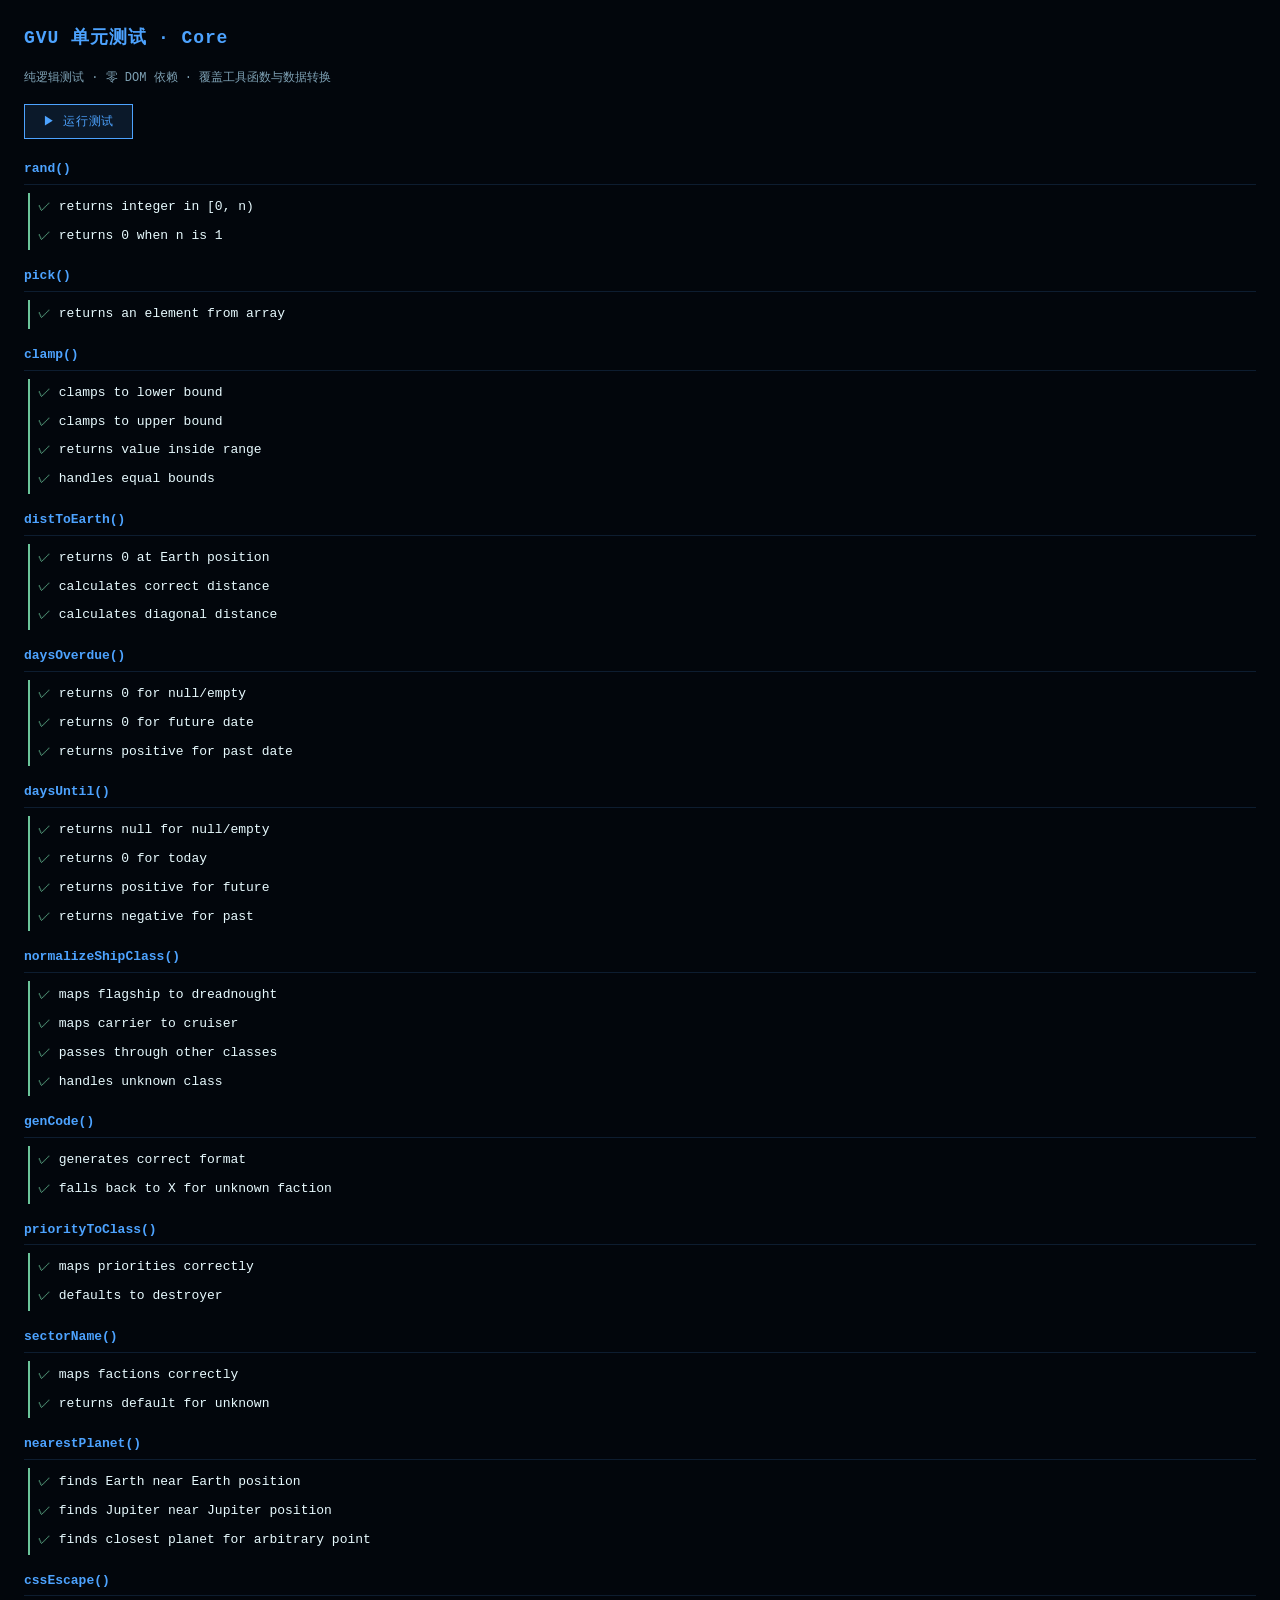
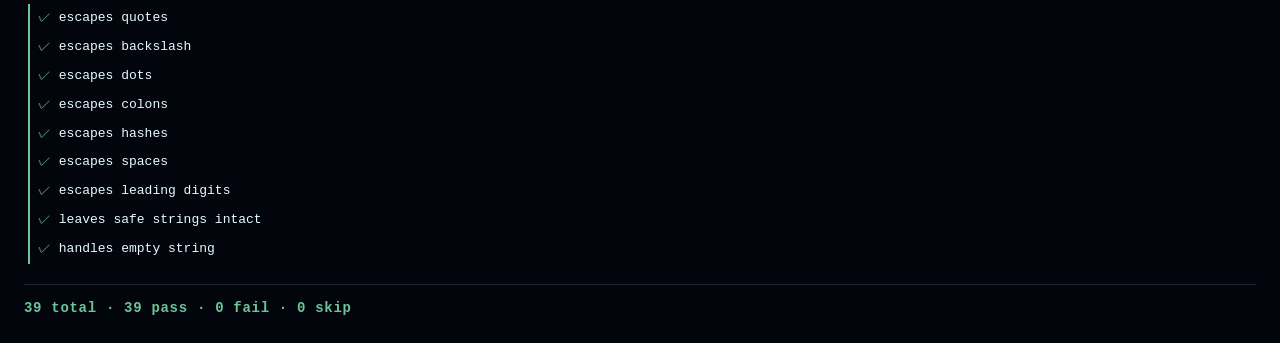
<file: tests/index.html>
<!doctype html>
<html lang="zh-CN">
<head>
  <meta charset="utf-8" />
  <meta name="viewport" content="width=device-width, initial-scale=1" />
  <title>GVU 单元测试 · Core</title>
  <style>
    :root {
      --bg: #02060c;
      --panel: rgba(4, 8, 15, 0.96);
      --text: #e8fbff;
      --muted: #7da0b3;
      --pass: #6bc49a;
      --fail: #ff3f52;
      --skip: #8aa8c4;
      --accent: #4da3ff;
    }
    * { box-sizing: border-box; }
    body {
      margin: 0;
      padding: 24px;
      font-family: 'JetBrains Mono', 'SF Mono', monospace;
      font-size: 13px;
      background: var(--bg);
      color: var(--text);
      line-height: 1.6;
    }
    h1 {
      font-size: 18px;
      margin: 0 0 16px;
      color: var(--accent);
      letter-spacing: 0.05em;
    }
    .meta { color: var(--muted); margin-bottom: 16px; font-size: 12px; }
    #runTests {
      padding: 8px 18px;
      border: 1px solid var(--accent);
      background: rgba(77,163,255,0.12);
      color: var(--accent);
      font-family: inherit;
      font-size: 12px;
      cursor: pointer;
      margin-bottom: 20px;
      letter-spacing: 0.05em;
    }
    #runTests:hover { background: rgba(77,163,255,0.2); }
    .suite { margin-bottom: 16px; }
    .suite h3 {
      font-size: 13px;
      margin: 0 0 8px;
      color: var(--accent);
      border-bottom: 1px solid rgba(77,163,255,0.15);
      padding-bottom: 4px;
    }
    .case {
      padding: 4px 0;
      border-left: 2px solid transparent;
      padding-left: 8px;
      margin-left: 4px;
    }
    .case.pass { border-left-color: var(--pass); }
    .case.fail { border-left-color: var(--fail); }
    .case.skip { border-left-color: var(--skip); opacity: 0.6; }
    .err {
      color: var(--fail);
      font-size: 11px;
      margin-top: 4px;
      padding: 4px 8px;
      background: rgba(255,63,82,0.06);
      border-left: 2px solid var(--fail);
    }
    .stack {
      color: var(--muted);
      font-size: 10px;
      margin: 4px 0 0;
      padding: 4px 8px;
      background: rgba(0,0,0,0.3);
      overflow-x: auto;
      white-space: pre-wrap;
    }
    .summary {
      margin-top: 20px;
      padding-top: 12px;
      border-top: 1px solid rgba(125,157,184,0.2);
      font-size: 14px;
      font-weight: bold;
      letter-spacing: 0.05em;
    }
  </style>
</head>
<body>
  <h1>GVU 单元测试 · Core</h1>
  <p class="meta">纯逻辑测试 · 零 DOM 依赖 · 覆盖工具函数与数据转换</p>
  <button id="runTests">▶ 运行测试</button>
  <div id="testOutput"></div>

  <script src="test-runner.js?v=war-history-1"></script>
  <script src="core.test.js?v=war-history-1"></script>
  <script src="war-history.test.js?v=war-history-1"></script>
</body>
</html>
</file>
